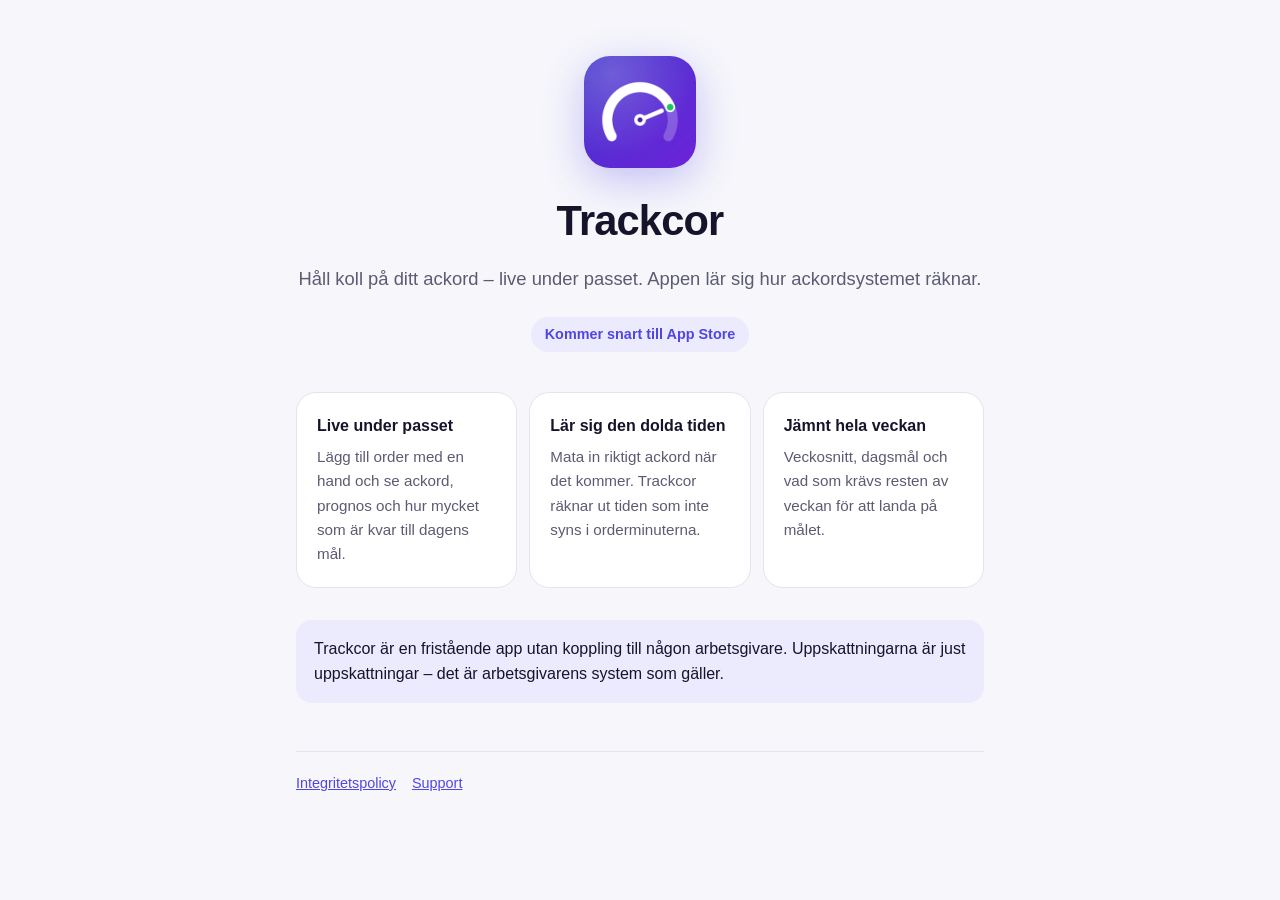
<file: index.html>
<!doctype html>
<html lang="sv">
<head>
  <meta charset="utf-8">
  <meta name="viewport" content="width=device-width, initial-scale=1">
  <title>Trackcor – håll koll på ditt ackord</title>
  <meta name="description" content="Trackcor följer ditt ackord live under passet och lär sig hur ackordsystemet räknar.">
  <link rel="icon" href="favicon.png">
  <link rel="apple-touch-icon" href="apple-touch-icon.png">
  <link rel="stylesheet" href="style.css">
</head>
<body>
  <main>
    <section class="hero">
      <img src="icon.png" alt="Trackcors ikon">
      <h1>Trackcor</h1>
      <p class="lead">Håll koll på ditt ackord – live under passet. Appen lär sig hur ackordsystemet räknar.</p>
      <span class="badge">Kommer snart till App Store</span>
    </section>

    <section class="cards">
      <div class="card">
        <h3>Live under passet</h3>
        <p>Lägg till order med en hand och se ackord, prognos och hur mycket som är kvar till dagens mål.</p>
      </div>
      <div class="card">
        <h3>Lär sig den dolda tiden</h3>
        <p>Mata in riktigt ackord när det kommer. Trackcor räknar ut tiden som inte syns i orderminuterna.</p>
      </div>
      <div class="card">
        <h3>Jämnt hela veckan</h3>
        <p>Veckosnitt, dagsmål och vad som krävs resten av veckan för att landa på målet.</p>
      </div>
    </section>

    <div class="note">
      <p>Trackcor är en fristående app utan koppling till någon arbetsgivare. Uppskattningarna är just uppskattningar – det är arbetsgivarens system som gäller.</p>
    </div>

    <footer>
      <a href="integritet.html">Integritetspolicy</a>
      <a href="support.html">Support</a>
    </footer>
  </main>
</body>
</html>
</file>
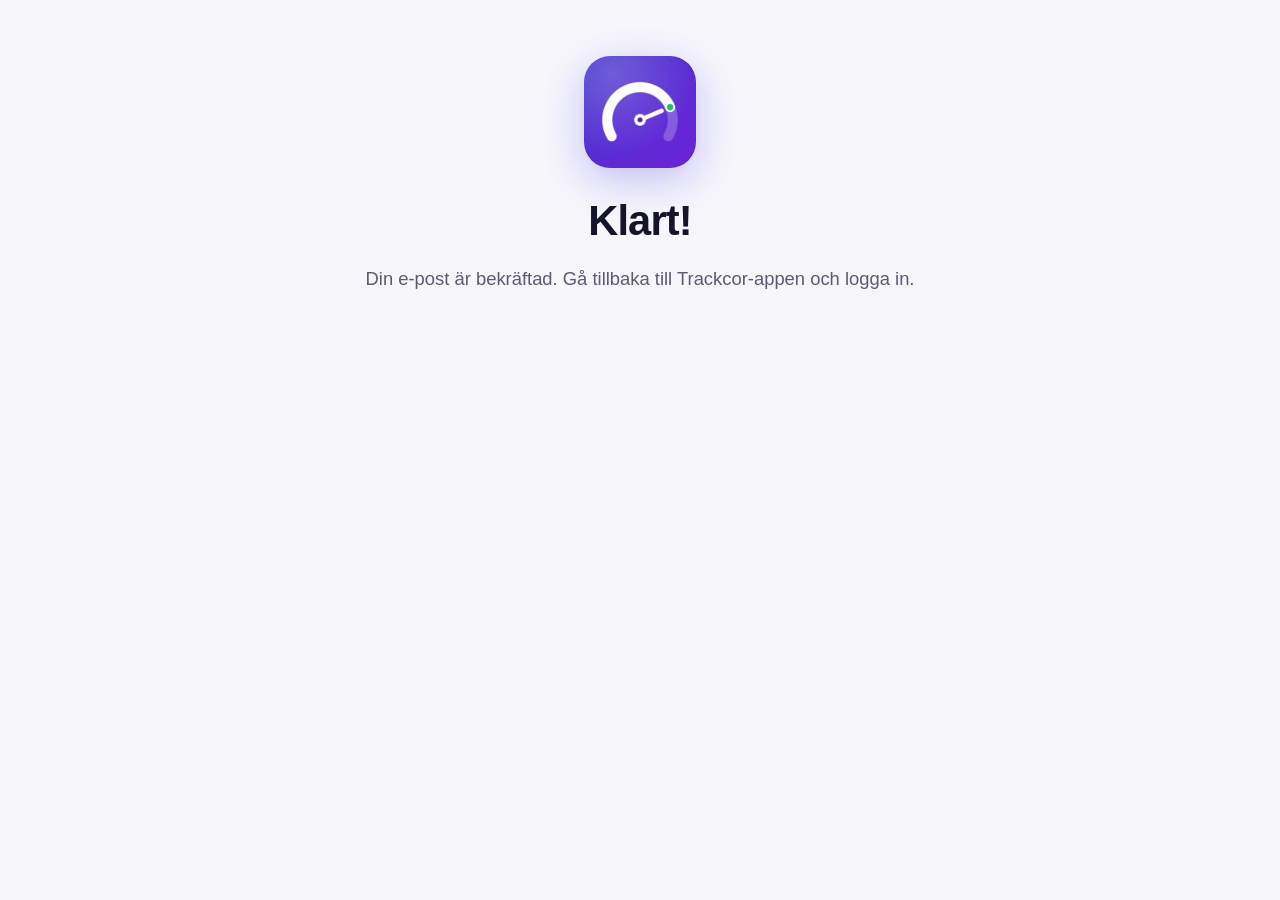
<file: bekraftad.html>
<!doctype html>
<html lang="sv">
<head>
  <meta charset="utf-8">
  <meta name="viewport" content="width=device-width, initial-scale=1">
  <title>E-post bekräftad – Trackcor</title>
  <link rel="icon" href="favicon.png">
  <link rel="stylesheet" href="style.css">
</head>
<body>
  <main>
    <section class="hero">
      <img src="icon.png" alt="Trackcors ikon">
      <h1>Klart!</h1>
      <p class="lead">Din e-post är bekräftad. Gå tillbaka till Trackcor-appen och logga in.</p>
    </section>
  </main>
</body>
</html>
</file>
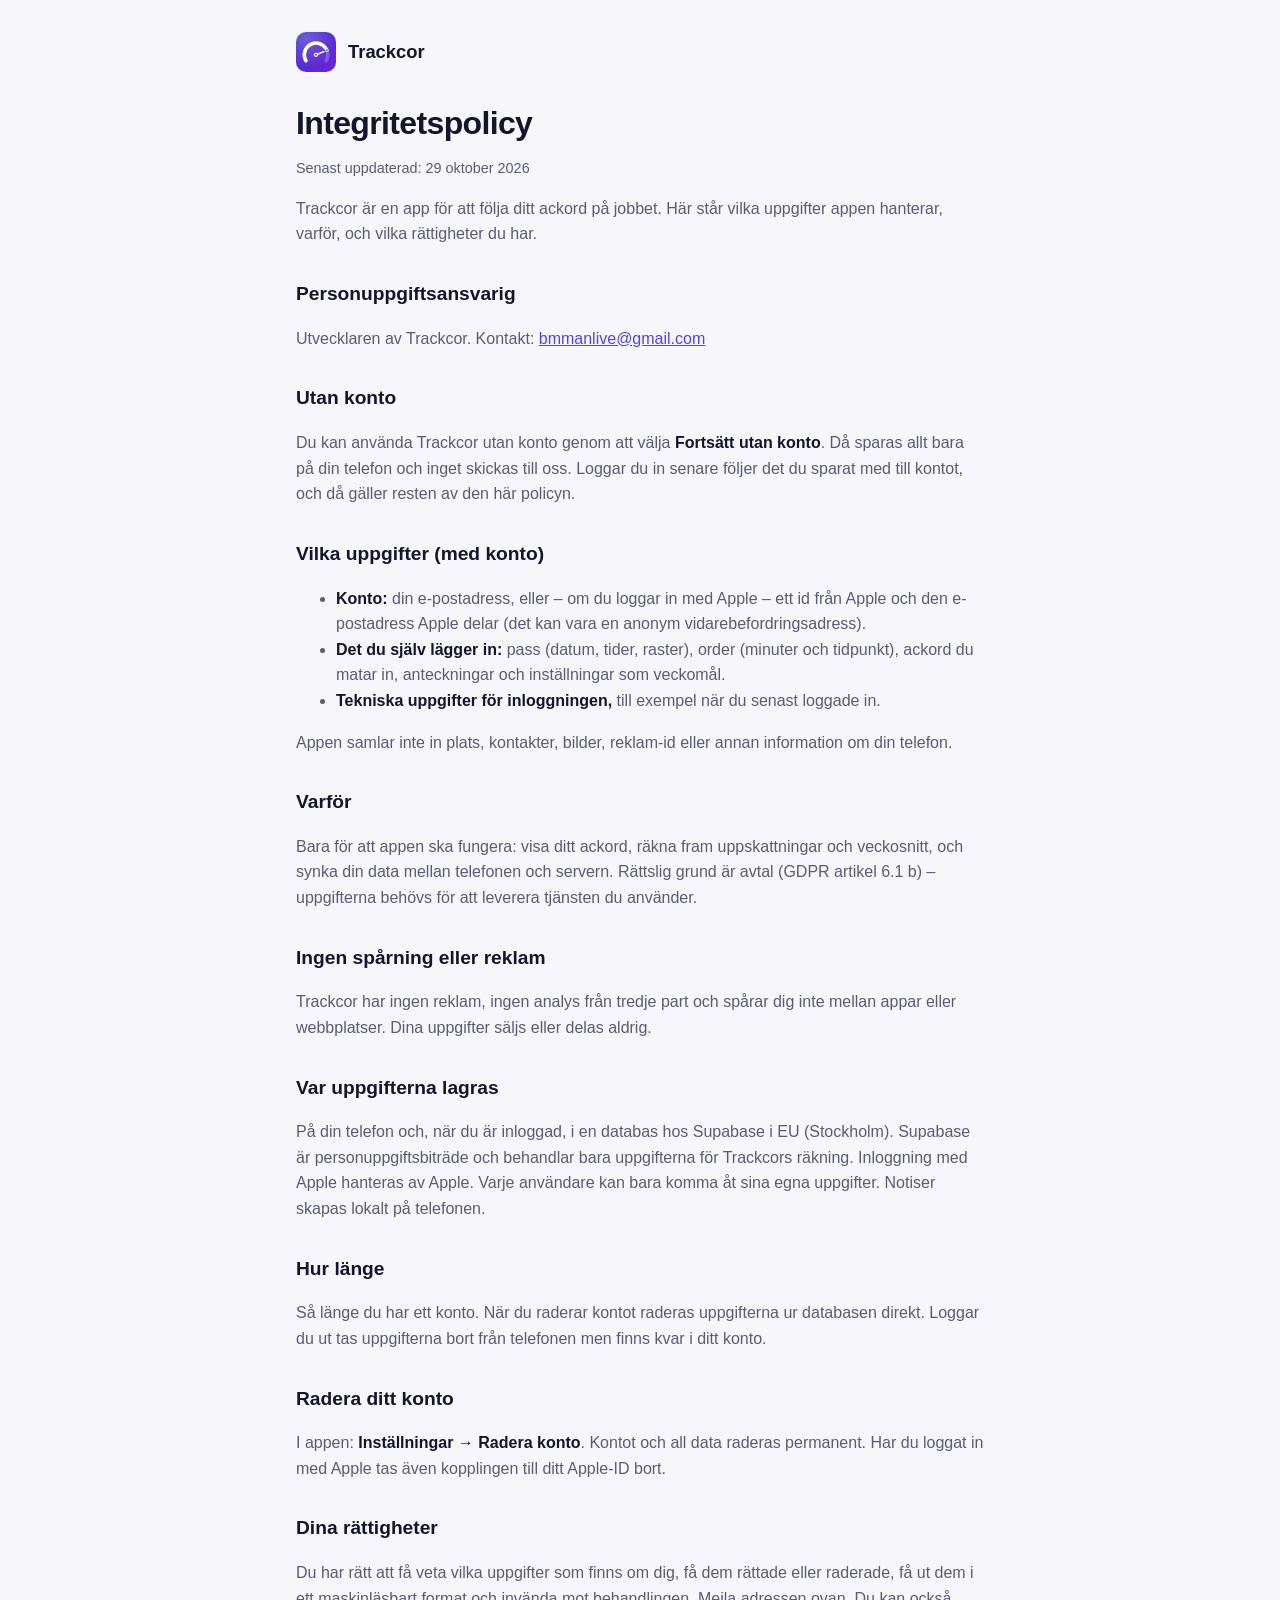
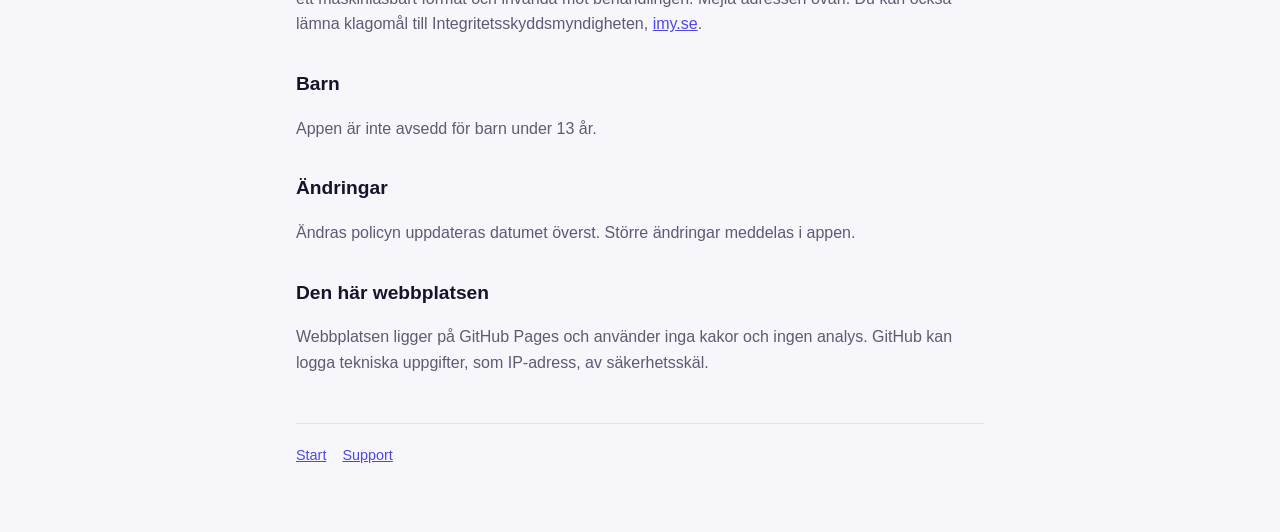
<file: integritet.html>
<!doctype html>
<html lang="sv">
<head>
  <meta charset="utf-8">
  <meta name="viewport" content="width=device-width, initial-scale=1">
  <title>Integritetspolicy – Trackcor</title>
  <link rel="icon" href="favicon.png">
  <link rel="stylesheet" href="style.css">
</head>
<body>
  <main>
    <header class="site">
      <img src="icon.png" alt="">
      <a href="./">Trackcor</a>
    </header>

    <h1>Integritetspolicy</h1>
    <p class="updated">Senast uppdaterad: 29 oktober 2026</p>
    <p>Trackcor är en app för att följa ditt ackord på jobbet. Här står vilka uppgifter appen hanterar, varför, och vilka rättigheter du har.</p>

    <h2>Personuppgiftsansvarig</h2>
    <p>Utvecklaren av Trackcor. Kontakt: <a href="mailto:bmmanlive@gmail.com">bmmanlive@gmail.com</a></p>

    <h2>Utan konto</h2>
    <p>Du kan använda Trackcor utan konto genom att välja <strong>Fortsätt utan konto</strong>. Då sparas allt bara på din telefon och inget skickas till oss. Loggar du in senare följer det du sparat med till kontot, och då gäller resten av den här policyn.</p>

    <h2>Vilka uppgifter (med konto)</h2>
    <ul>
      <li><strong>Konto:</strong> din e-postadress, eller – om du loggar in med Apple – ett id från Apple och den e-postadress Apple delar (det kan vara en anonym vidarebefordringsadress).</li>
      <li><strong>Det du själv lägger in:</strong> pass (datum, tider, raster), order (minuter och tidpunkt), ackord du matar in, anteckningar och inställningar som veckomål.</li>
      <li><strong>Tekniska uppgifter för inloggningen,</strong> till exempel när du senast loggade in.</li>
    </ul>
    <p>Appen samlar inte in plats, kontakter, bilder, reklam-id eller annan information om din telefon.</p>

    <h2>Varför</h2>
    <p>Bara för att appen ska fungera: visa ditt ackord, räkna fram uppskattningar och veckosnitt, och synka din data mellan telefonen och servern. Rättslig grund är avtal (GDPR artikel 6.1 b) – uppgifterna behövs för att leverera tjänsten du använder.</p>

    <h2>Ingen spårning eller reklam</h2>
    <p>Trackcor har ingen reklam, ingen analys från tredje part och spårar dig inte mellan appar eller webbplatser. Dina uppgifter säljs eller delas aldrig.</p>

    <h2>Var uppgifterna lagras</h2>
    <p>På din telefon och, när du är inloggad, i en databas hos Supabase i EU (Stockholm). Supabase är personuppgiftsbiträde och behandlar bara uppgifterna för Trackcors räkning. Inloggning med Apple hanteras av Apple. Varje användare kan bara komma åt sina egna uppgifter. Notiser skapas lokalt på telefonen.</p>

    <h2>Hur länge</h2>
    <p>Så länge du har ett konto. När du raderar kontot raderas uppgifterna ur databasen direkt. Loggar du ut tas uppgifterna bort från telefonen men finns kvar i ditt konto.</p>

    <h2>Radera ditt konto</h2>
    <p>I appen: <strong>Inställningar → Radera konto</strong>. Kontot och all data raderas permanent. Har du loggat in med Apple tas även kopplingen till ditt Apple-ID bort.</p>

    <h2>Dina rättigheter</h2>
    <p>Du har rätt att få veta vilka uppgifter som finns om dig, få dem rättade eller raderade, få ut dem i ett maskinläsbart format och invända mot behandlingen. Mejla adressen ovan. Du kan också lämna klagomål till Integritetsskyddsmyndigheten, <a href="https://www.imy.se">imy.se</a>.</p>

    <h2>Barn</h2>
    <p>Appen är inte avsedd för barn under 13 år.</p>

    <h2>Ändringar</h2>
    <p>Ändras policyn uppdateras datumet överst. Större ändringar meddelas i appen.</p>

    <h2>Den här webbplatsen</h2>
    <p>Webbplatsen ligger på GitHub Pages och använder inga kakor och ingen analys. GitHub kan logga tekniska uppgifter, som IP-adress, av säkerhetsskäl.</p>

    <footer>
      <a href="./">Start</a>
      <a href="support.html">Support</a>
    </footer>
  </main>
</body>
</html>
</file>
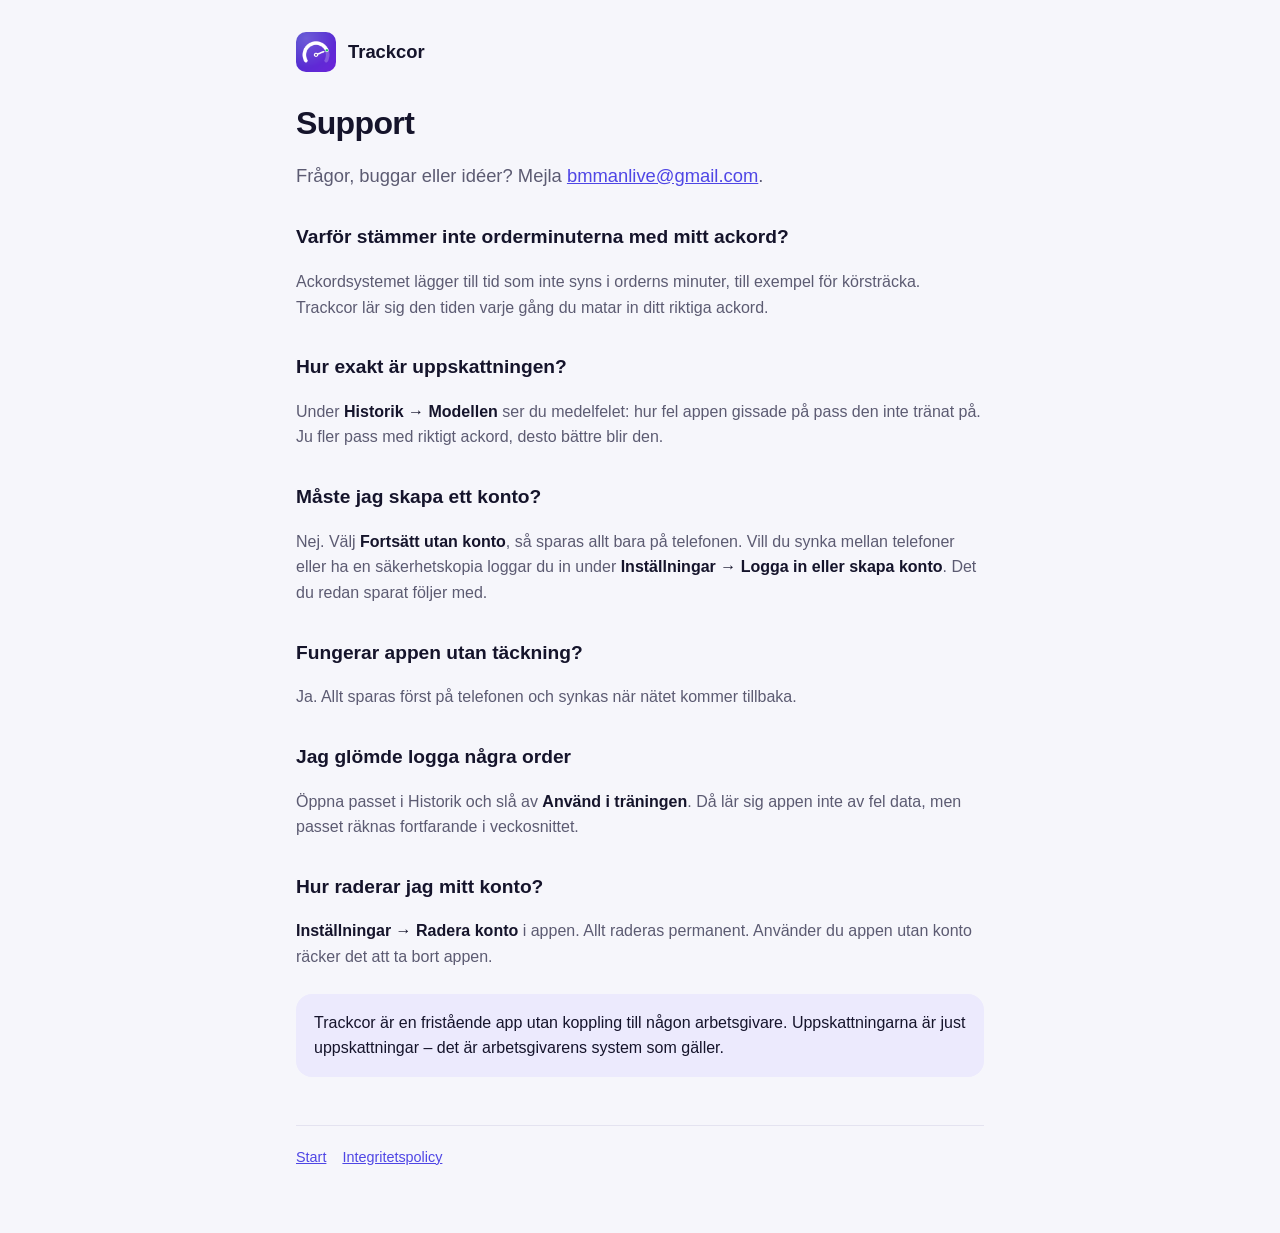
<file: support.html>
<!doctype html>
<html lang="sv">
<head>
  <meta charset="utf-8">
  <meta name="viewport" content="width=device-width, initial-scale=1">
  <title>Support – Trackcor</title>
  <link rel="icon" href="favicon.png">
  <link rel="stylesheet" href="style.css">
</head>
<body>
  <main>
    <header class="site">
      <img src="icon.png" alt="">
      <a href="./">Trackcor</a>
    </header>

    <h1>Support</h1>
    <p class="lead">Frågor, buggar eller idéer? Mejla <a href="mailto:bmmanlive@gmail.com">bmmanlive@gmail.com</a>.</p>

    <h2>Varför stämmer inte orderminuterna med mitt ackord?</h2>
    <p>Ackordsystemet lägger till tid som inte syns i orderns minuter, till exempel för körsträcka. Trackcor lär sig den tiden varje gång du matar in ditt riktiga ackord.</p>

    <h2>Hur exakt är uppskattningen?</h2>
    <p>Under <strong>Historik → Modellen</strong> ser du medelfelet: hur fel appen gissade på pass den inte tränat på. Ju fler pass med riktigt ackord, desto bättre blir den.</p>

    <h2>Måste jag skapa ett konto?</h2>
    <p>Nej. Välj <strong>Fortsätt utan konto</strong>, så sparas allt bara på telefonen. Vill du synka mellan telefoner eller ha en säkerhetskopia loggar du in under <strong>Inställningar → Logga in eller skapa konto</strong>. Det du redan sparat följer med.</p>

    <h2>Fungerar appen utan täckning?</h2>
    <p>Ja. Allt sparas först på telefonen och synkas när nätet kommer tillbaka.</p>

    <h2>Jag glömde logga några order</h2>
    <p>Öppna passet i Historik och slå av <strong>Använd i träningen</strong>. Då lär sig appen inte av fel data, men passet räknas fortfarande i veckosnittet.</p>

    <h2>Hur raderar jag mitt konto?</h2>
    <p><strong>Inställningar → Radera konto</strong> i appen. Allt raderas permanent. Använder du appen utan konto räcker det att ta bort appen.</p>

    <div class="note">
      <p>Trackcor är en fristående app utan koppling till någon arbetsgivare. Uppskattningarna är just uppskattningar – det är arbetsgivarens system som gäller.</p>
    </div>

    <footer>
      <a href="./">Start</a>
      <a href="integritet.html">Integritetspolicy</a>
    </footer>
  </main>
</body>
</html>
</file>
<file: style.css>
:root {
  --bg: #f6f6fb;
  --card: #ffffff;
  --text: #15142b;
  --muted: #5c5b72;
  --accent: #4f46e5;
  --accent-soft: #eceafd;
  --border: #e4e3f0;
}

@media (prefers-color-scheme: dark) {
  :root {
    --bg: #0d0c1a;
    --card: #17162b;
    --text: #f2f1fa;
    --muted: #a6a4bf;
    --accent: #8c88ff;
    --accent-soft: #24224a;
    --border: #2a2846;
  }
}

* { box-sizing: border-box; }

body {
  margin: 0;
  background: var(--bg);
  color: var(--text);
  font-family: -apple-system, BlinkMacSystemFont, "SF Pro Text", "Segoe UI", Roboto, sans-serif;
  line-height: 1.6;
  -webkit-font-smoothing: antialiased;
}

main {
  max-width: 720px;
  margin: 0 auto;
  padding: 32px 16px 64px;
}

header.site {
  display: flex;
  align-items: center;
  gap: 12px;
  margin-bottom: 32px;
}

header.site img { width: 40px; height: 40px; border-radius: 10px; }
header.site a { color: var(--text); text-decoration: none; font-weight: 700; font-size: 1.15rem; }

h1 { font-size: 2rem; line-height: 1.2; margin: 0 0 8px; letter-spacing: -0.02em; }
h2 { font-size: 1.2rem; margin: 32px 0 8px; }
p, li { color: var(--muted); }
strong { color: var(--text); }
a { color: var(--accent); }

.lead { font-size: 1.15rem; margin-bottom: 24px; }
.updated { font-size: 0.9rem; }

.hero { text-align: center; padding: 24px 0 8px; }
.hero img { width: 112px; height: 112px; border-radius: 26px; box-shadow: 0 12px 40px rgba(79, 70, 229, 0.3); }
.hero h1 { font-size: 2.6rem; margin-top: 20px; }

.cards { display: grid; gap: 12px; margin: 32px 0; }
@media (min-width: 640px) { .cards { grid-template-columns: repeat(3, 1fr); } }

.card {
  background: var(--card);
  border: 1px solid var(--border);
  border-radius: 20px;
  padding: 20px;
}
.card h3 { margin: 0 0 6px; font-size: 1rem; }
.card p { margin: 0; font-size: 0.95rem; }

.badge {
  display: inline-block;
  background: var(--accent-soft);
  color: var(--accent);
  border-radius: 999px;
  padding: 6px 14px;
  font-weight: 600;
  font-size: 0.9rem;
}

.note {
  background: var(--accent-soft);
  border-radius: 16px;
  padding: 16px 18px;
  margin: 24px 0;
}
.note p { margin: 0; color: var(--text); }

footer {
  margin-top: 48px;
  padding-top: 20px;
  border-top: 1px solid var(--border);
  font-size: 0.9rem;
  display: flex;
  flex-wrap: wrap;
  gap: 16px;
}
</file>
